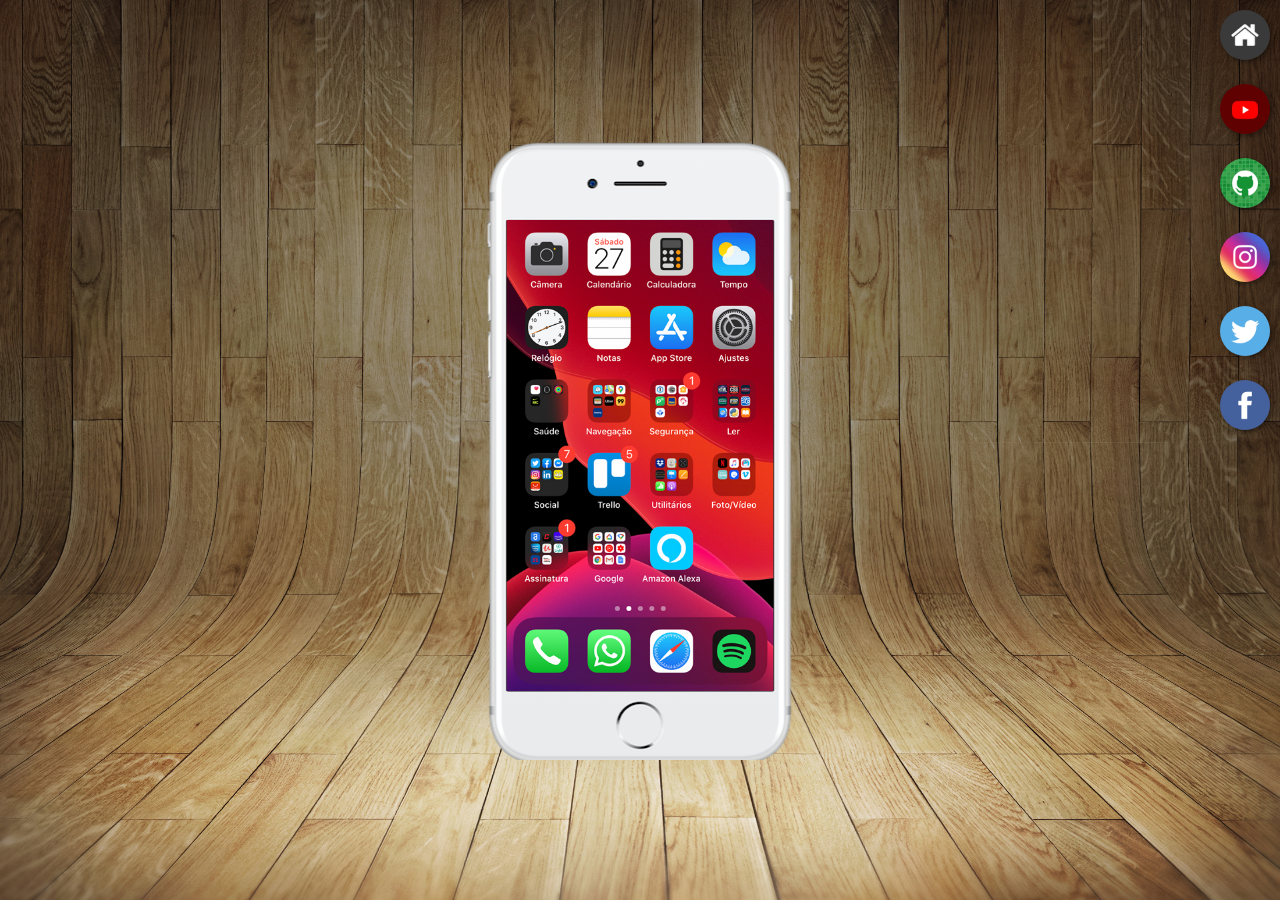
<file: index.html>
<!DOCTYPE html>
<html lang="pt-br">
<head>
    <meta charset="UTF-8">
    <meta http-equiv="X-UA-Compatible" content="IE=edge">
    <meta name="viewport" content="width=device-width, initial-scale=1.0">
    <link rel="shortcut icon" href="icons8-atenção-48.png" type="image/x-icon">
    <title>projeto redes sociais</title>
    <link rel="stylesheet" href="estilos/style.css">
</head>
<body>
    <main>
        <section id="telefone">
          <iframe src="home.html" name="tela" id="tela" frameborder="0">seu navegador nao é compativel</iframe>
        </section>
        <section id="redes-sociais">
            <a href="home.html" target="tela"><img src="imagens/logo-home.jpg" alt=""></a> <br>
            <a href="youtube.html" target="tela"><img src="imagens/logo-youtube.jpg" alt=""></a> <br>
            <a href="github.html" target="tela"><img src="imagens/logo-github.jpg" alt=""></a> <br>
            <a href="insagram.html" target="tela"><img src="imagens/logo-instagram.jpg" alt=""></a> <br>
            <a href="home.html" target="tela"><img src="imagens/logo-twitter.jpg" alt=""></a> <br>
            <a href="facebook.html" target="tela"><img src="imagens/logo-facebook.jpg" alt=""></a> <br>
        </section>
    </main>
</body>
</html>
</file>
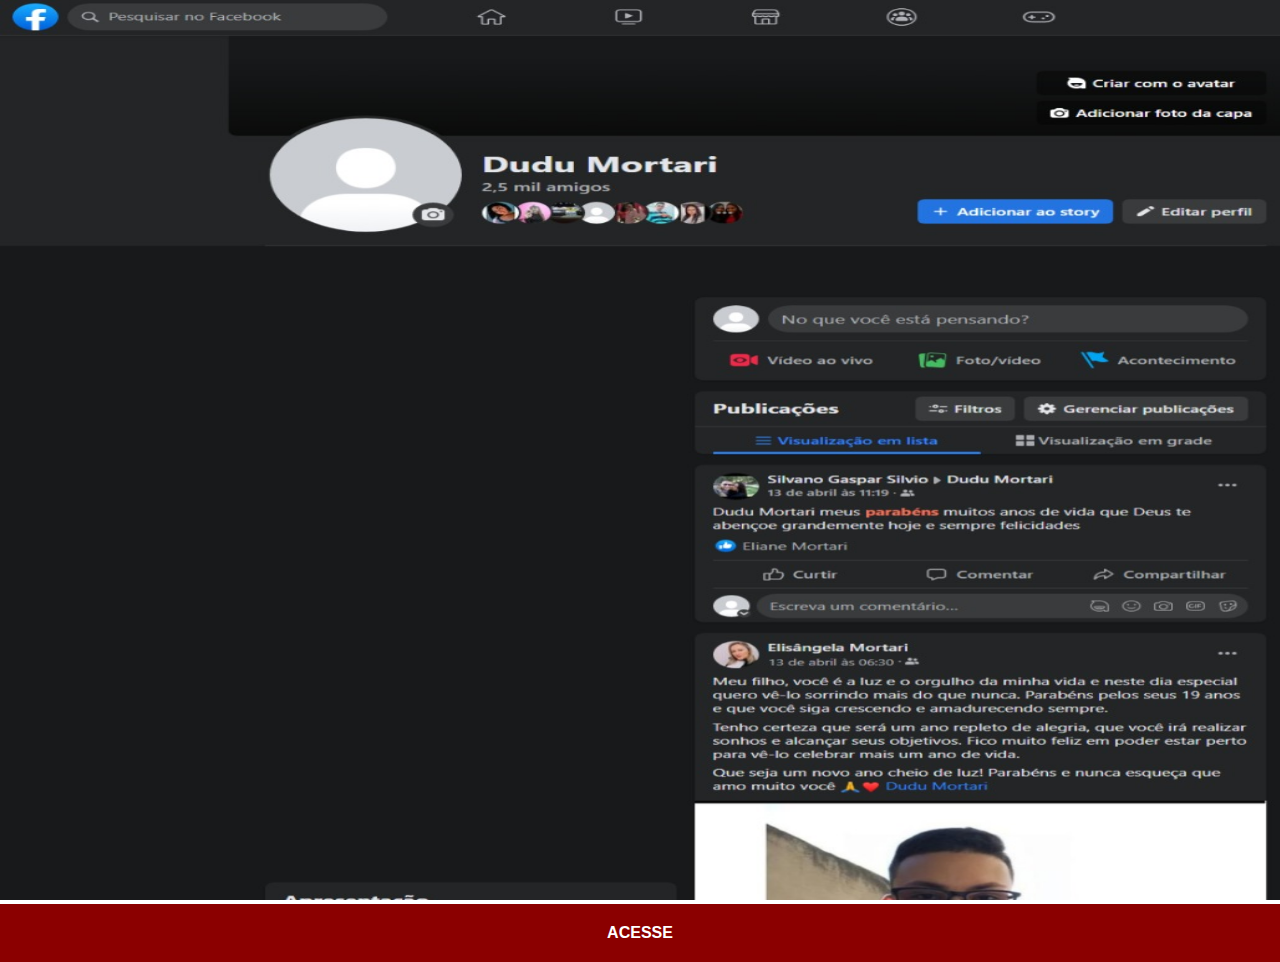
<file: facebook.html>
<!DOCTYPE html>
<html lang="pt-br">
<head>
    <meta charset="UTF-8">
    <meta http-equiv="X-UA-Compatible" content="IE=edge">
    <meta name="viewport" content="width=device-width, initial-scale=1.0">
    <title>facebook</title>
    <link rel="stylesheet" href="estilos/social.css">
    <style>
        img {
            height: 100vh;
            width: 120vw;
        }
    </style>
</head>
<body>
    <img src="imagens/tela-facebook.jpeg" alt="">
    <a href="https://www.facebook.com/profile.php?id=100005802968809" target="_blank">ACESSE</a>
</body>
</html>
</file>
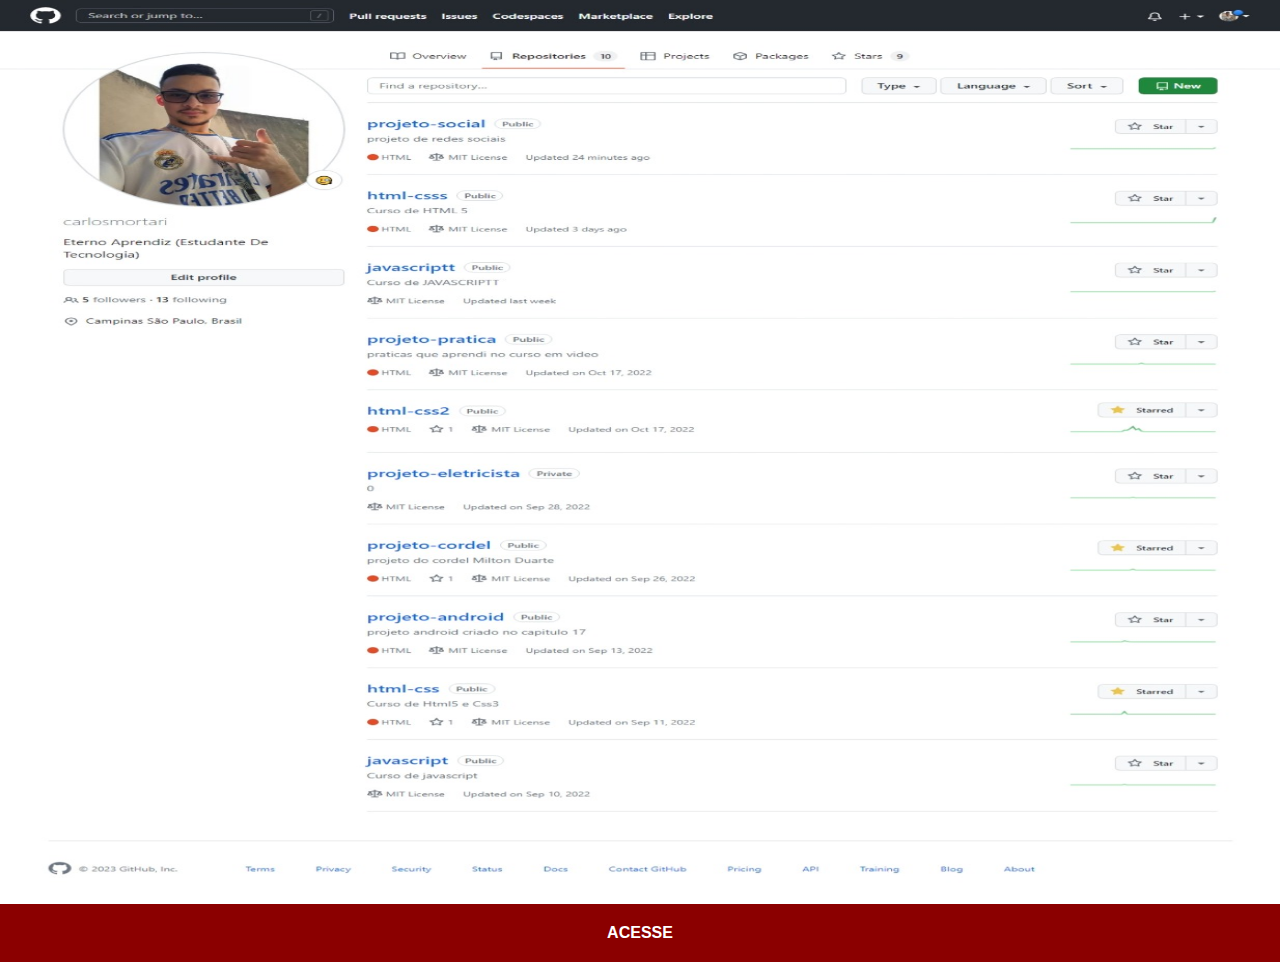
<file: github.html>
<!DOCTYPE html>
<html lang="pt-br">
<head>
    <meta charset="UTF-8">
    <meta http-equiv="X-UA-Compatible" content="IE=edge">
    <meta name="viewport" content="width=device-width, initial-scale=1.0">
    <title>Document</title>
    <link rel="stylesheet" href="estilos/social.css">
    <style>
        img {
            height: 100vh;
        }
    </style>
</head>
<body>
    <img src="imagens/tela.github.jpeg" alt="">
    <a href="https://github.com/carlosmortari?tab=repositories" target="_blank">ACESSE</a>
</body>
</html>
</file>
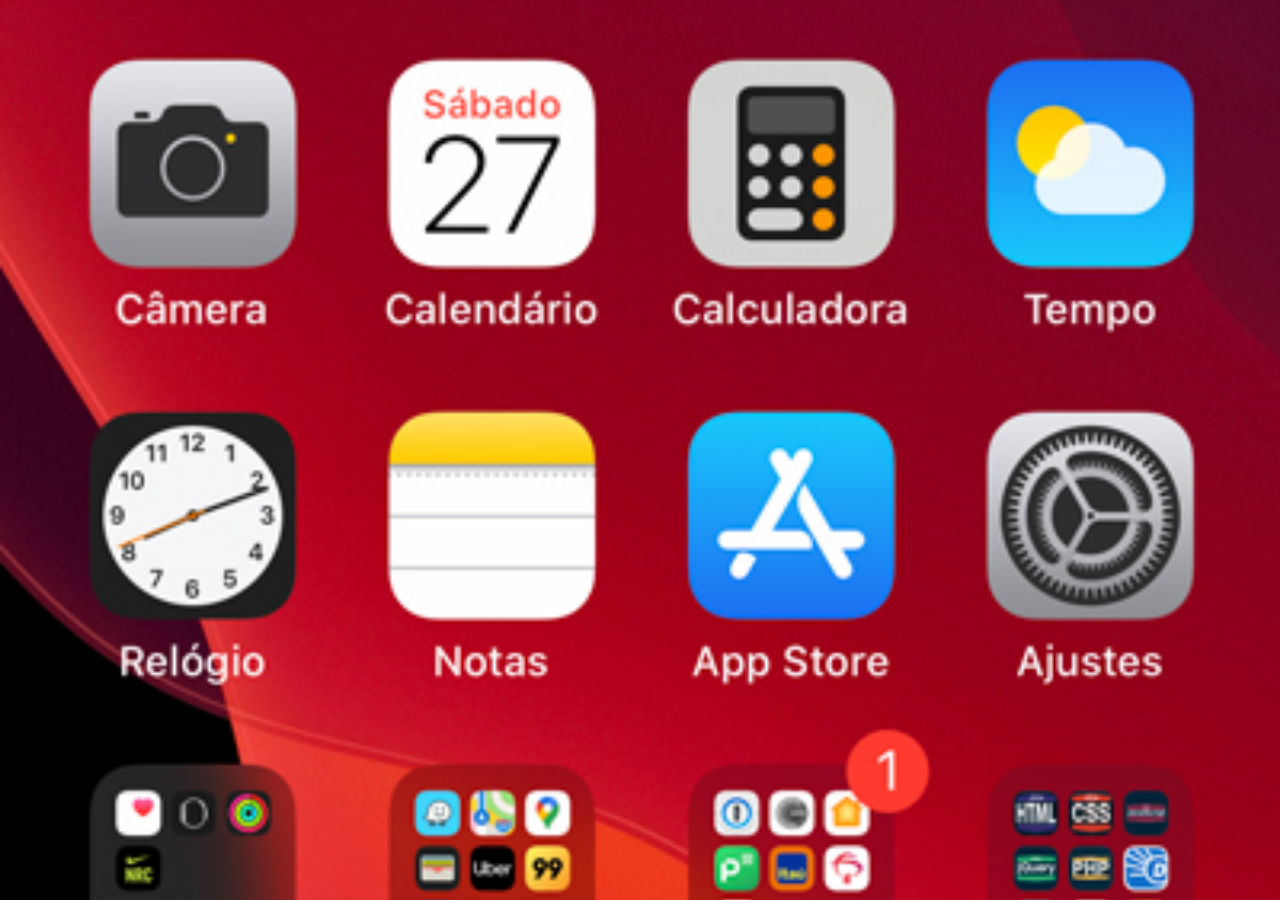
<file: home.html>
<!DOCTYPE html>
<html lang="pt-br">
<head>
    <meta charset="UTF-8">
    <meta http-equiv="X-UA-Compatible" content="IE=edge">
    <meta name="viewport" content="width=device-width, initial-scale=1.0">
    <title>Document</title>
</head>
<style>
    * {
        margin: 0px;
        padding: 0px;
    }

    body {
        width: 100vw;
        height: 100vh;
        background: black url('imagens/tela-home.jpg') no-repeat top center;
        background-size: cover;
    }
</style>
    
</body>
</html>
</file>
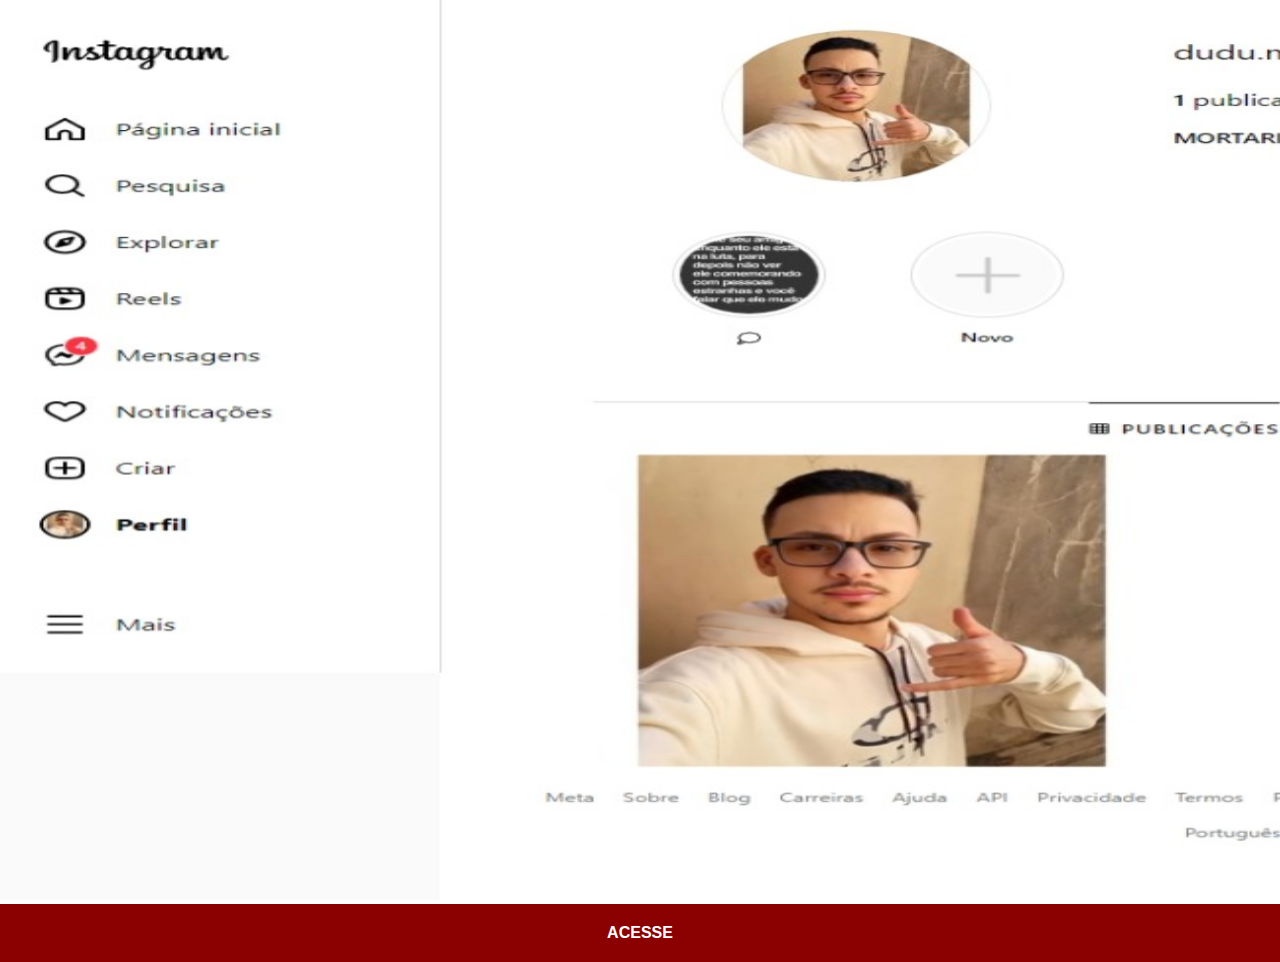
<file: insagram.html>
<!DOCTYPE html>
<html lang="pt-br">
<head>
    <meta charset="UTF-8">
    <meta http-equiv="X-UA-Compatible" content="IE=edge">
    <meta name="viewport" content="width=device-width, initial-scale=1.0">
    <title>Document</title>
    <link rel="stylesheet" href="estilos/social.css">
    <style>
        img {
            height: 100vh;
            width: 190vw;
        }
    </style>
</head>
<body>
    <img src="imagens/tela-instagram.jpeg" alt="">
    <a href="https://www.instagram.com/dudu.mortari019/" target="_blank">ACESSE</a>
</body>
</html>
</file>
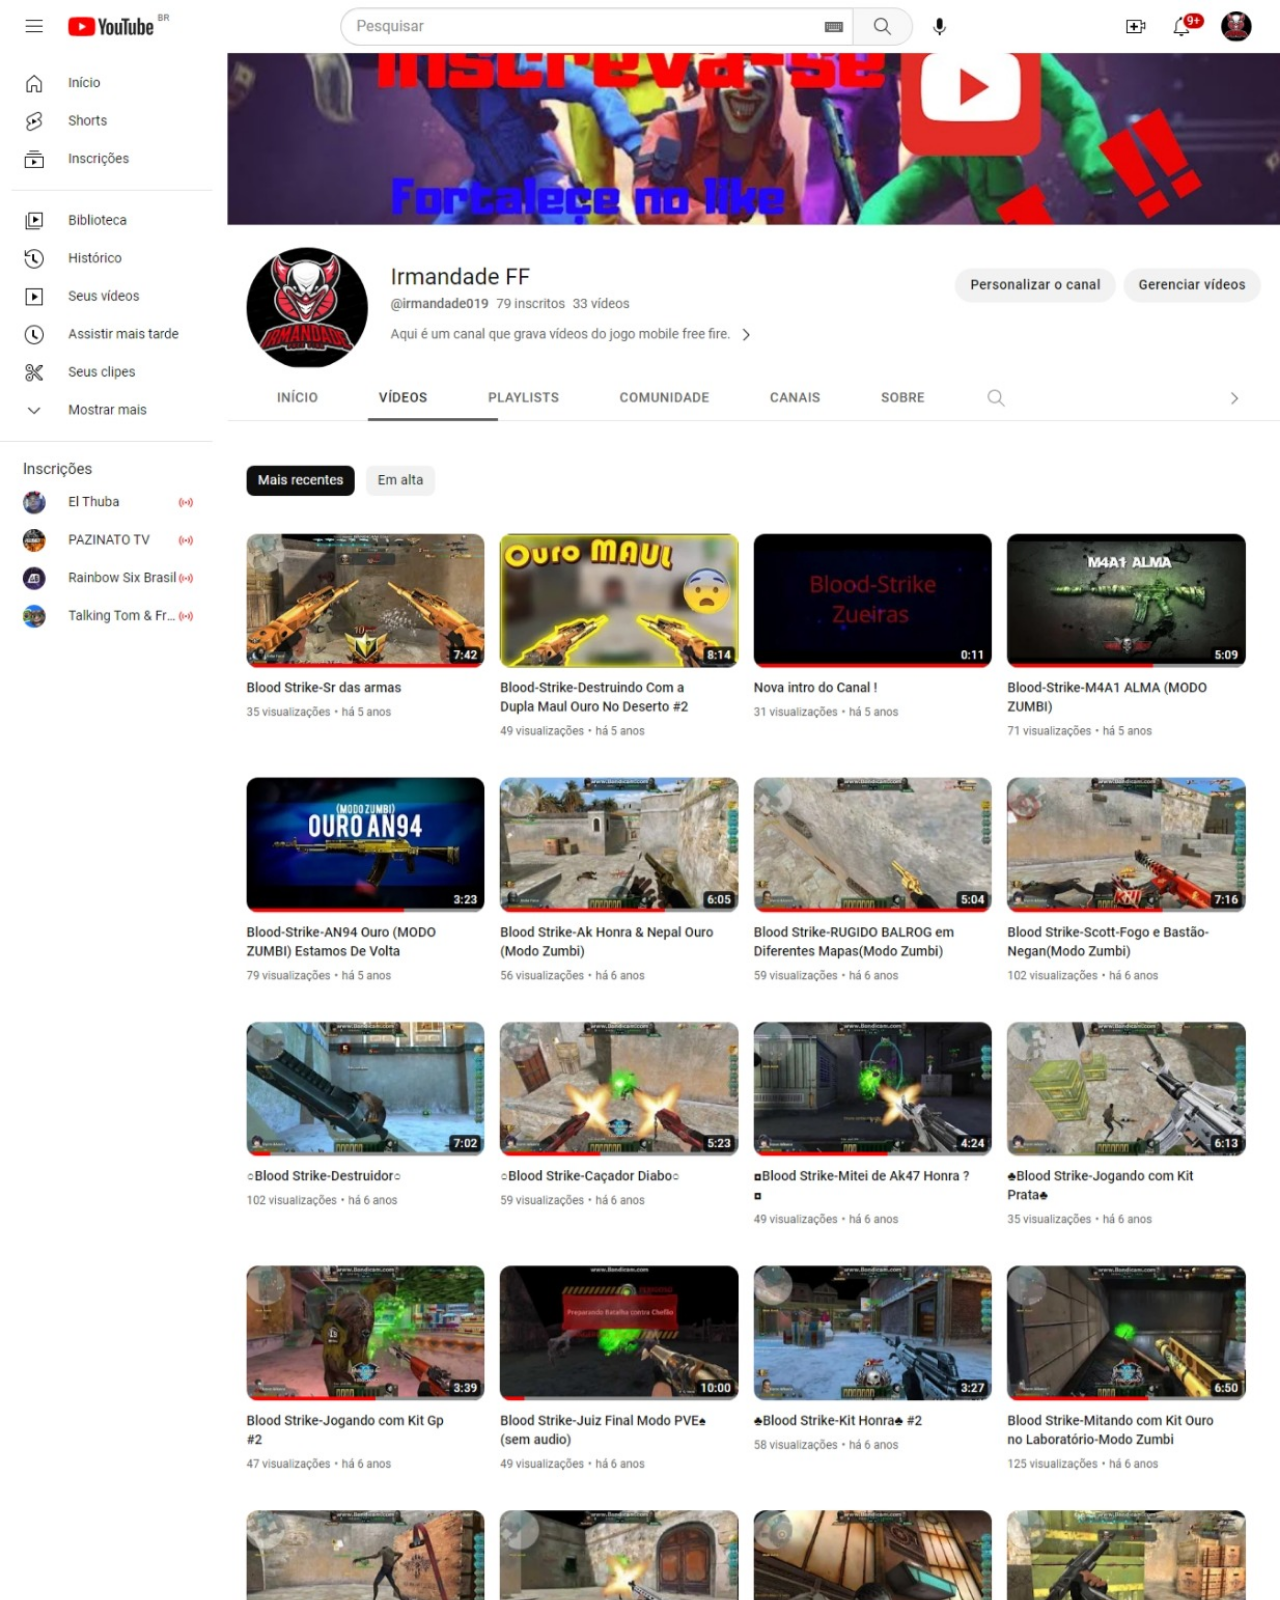
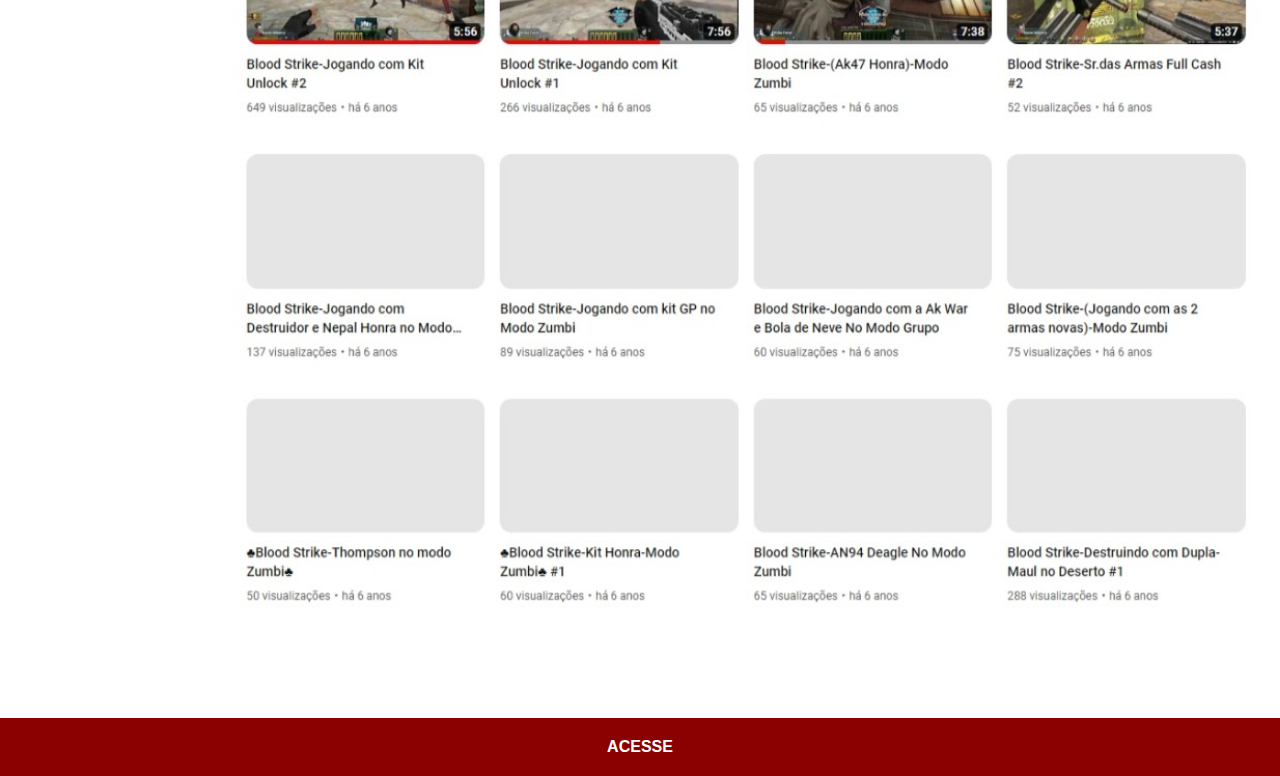
<file: youtube.html>
<!DOCTYPE html>
<html lang="pt-br">
<head>
    <meta charset="UTF-8">
    <meta http-equiv="X-UA-Compatible" content="IE=edge">
    <meta name="viewport" content="width=device-width, initial-scale=1.0">
    <title>Youtube</title>
    <link rel="stylesheet" href="estilos/social.css">
</head>
<body>
    <img src="imagens/tela-youtube.jpeg" alt="Youtube">
    <a href="https://www.youtube.com/@irmandade019/videos" target="_blank">ACESSE</a>
</body>
</html>
</file>
<file: estilos/style.css>
@charset "UTF-8";

* {
    margin: 0px;
    padding: 0px;
    font-family: Arial, Helvetica, sans-serif;
}

html , body {
    height: 100vh;
    width: 100vw; 
    background-color: black;
}

body {
    background:url('../imagens/fundo-madeira.jpg') no-repeat top center;
    background-size: cover;
    background-attachment: fixed;
}

main {
    position: relative;
    height: 100vh;
    
}

section#telefone {
    position: absolute;
    top: 50%;
    left: 50%;
    transform: translate(-50%, -50%);

    height: 620px;
    width: 311px;
background-color: blue;
    background: url('../imagens/frame-iphone.png') no-repeat
}

iframe#tela {
    position: relative;
    top: 80px;
    left: 22px;
    width: 267px;
    height: 471px;
}

section#redes-sociais {
    text-align: right;
}
section#redes-sociais img {
    width: 50px;
    margin: 10px;
    border-radius: 50%;
    box-shadow: 2px 2px 5px rgba(0, 0, 0, 0.438);
    box-sizing: border-box;
}

section#redes-sociais img:hover {
    border: 2px solid rgba(255, 255, 255, 0.514);
    transform: translate(-3px, -3px);
    box-shadow: 5px 5px 10px rgba(0, 0, 0, 0.534);
    transition: transform .3s;
}
</file>
<file: estilos/social.css>
@charset "UTF-8";

* {
    margin: 0px;
    padding: 0px;
    font-family: Arial, Helvetica, sans-serif;
}

::-webkit-scrollbar {
    width: 0px;
    height: 0px;
}

img {
    width: 100vw;
    
}

a {
    display: block;
    background-color:darkred;
    color:white;
    padding: 20px;
    text-align: center;
    font-weight: bolder;
    text-decoration: none;
}

a:hover {
    background-color: red;
}
</file>
